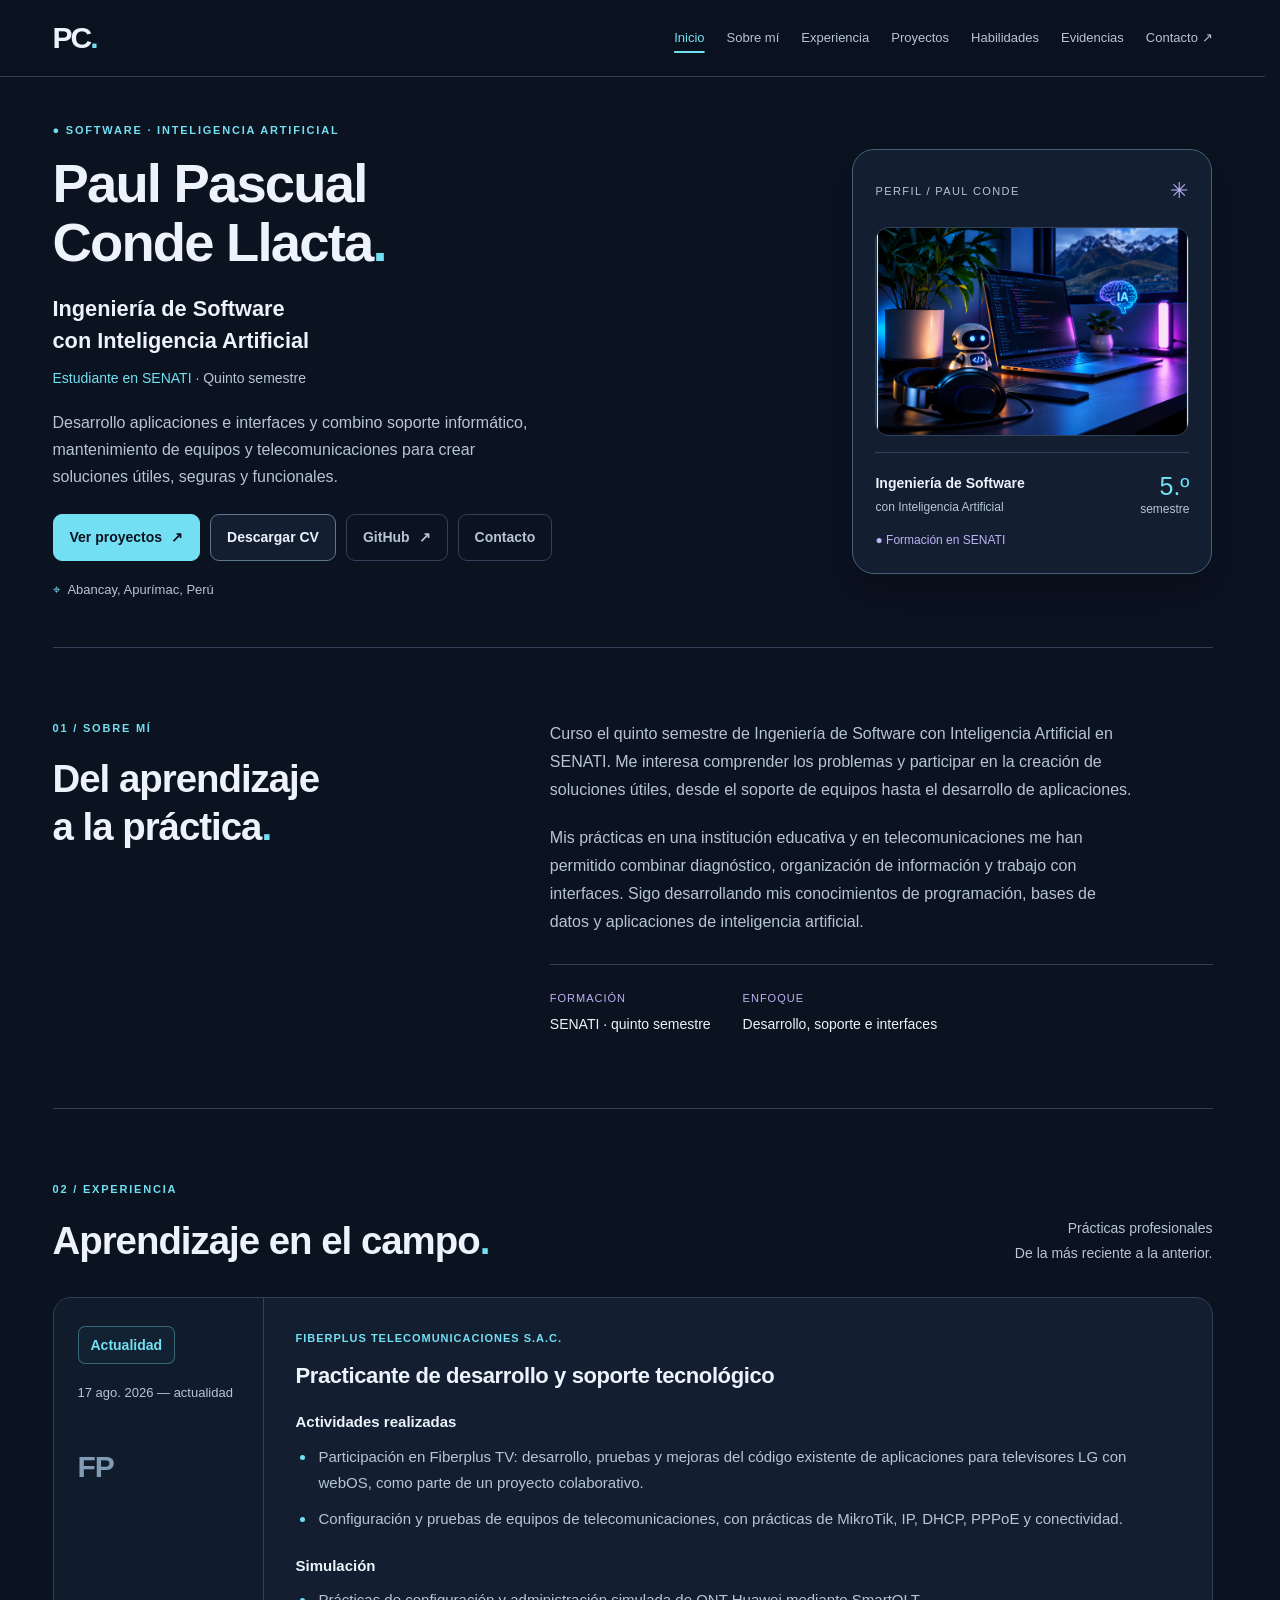
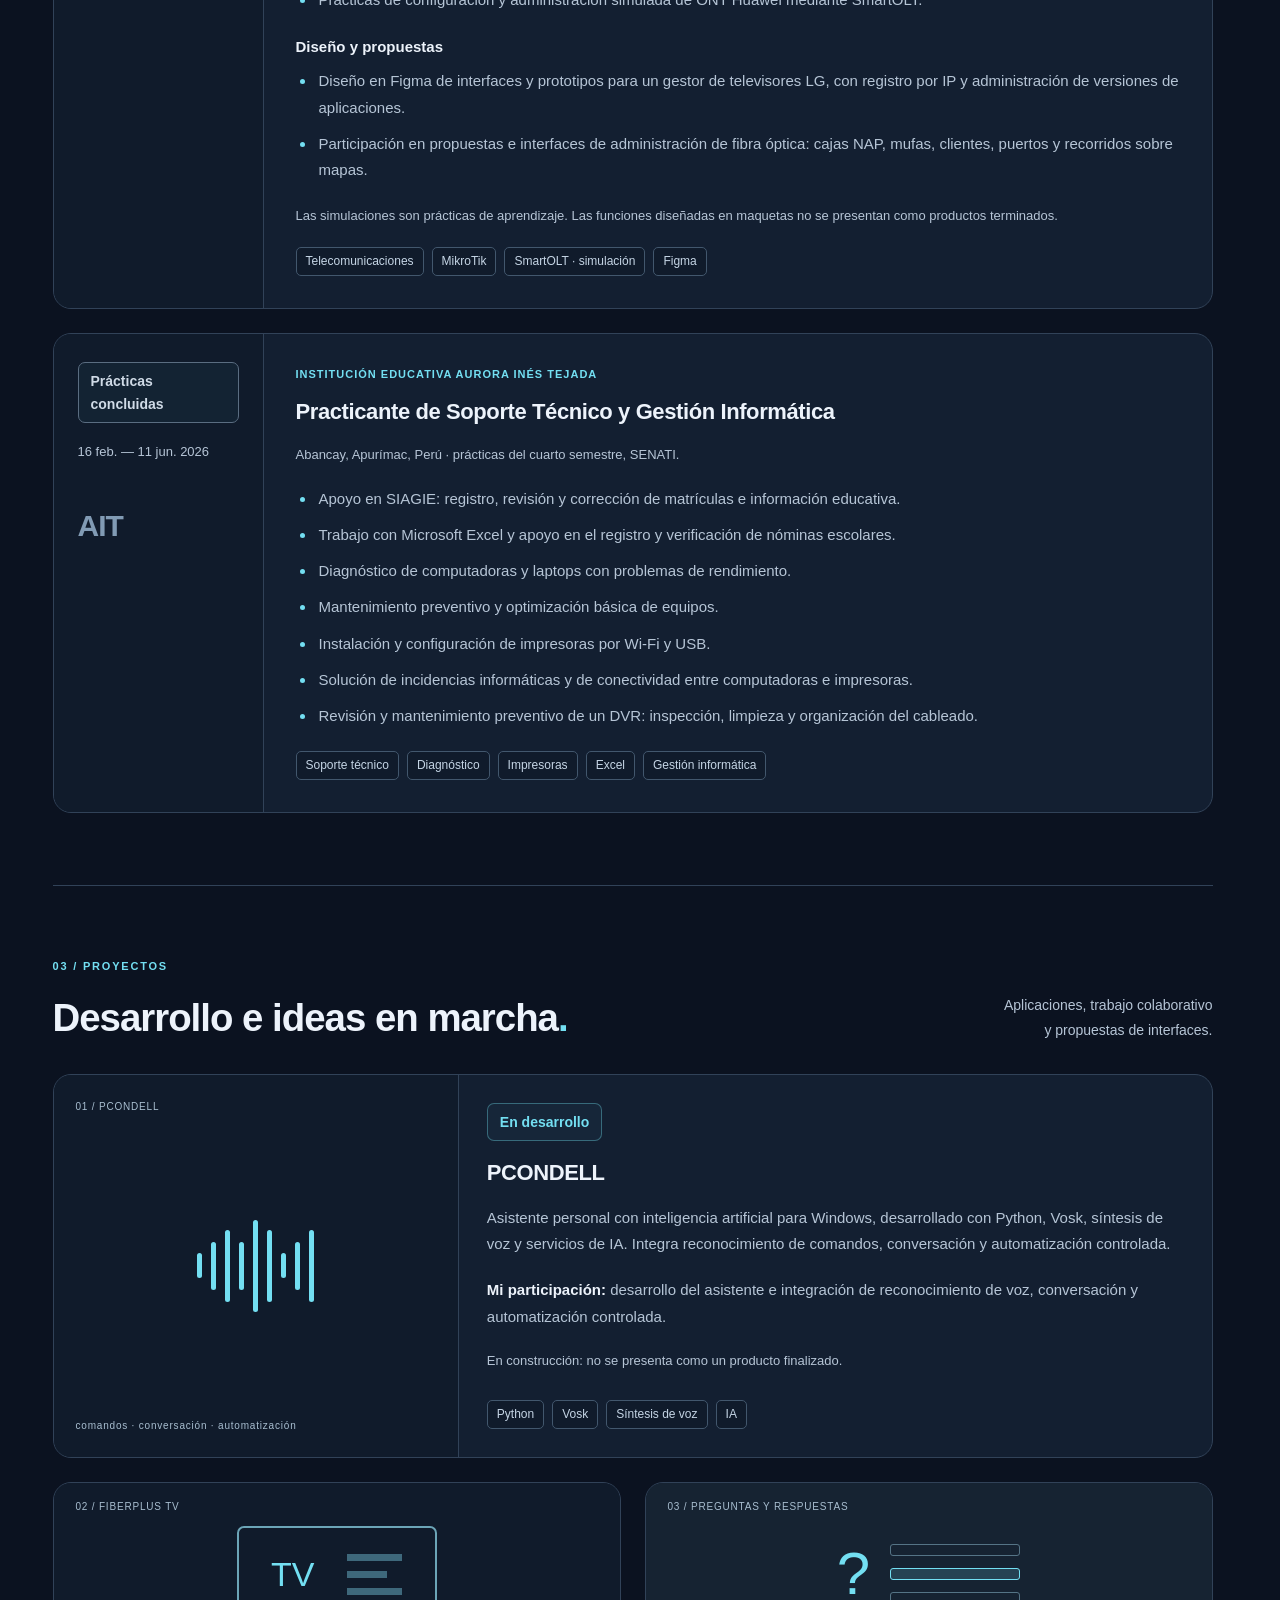
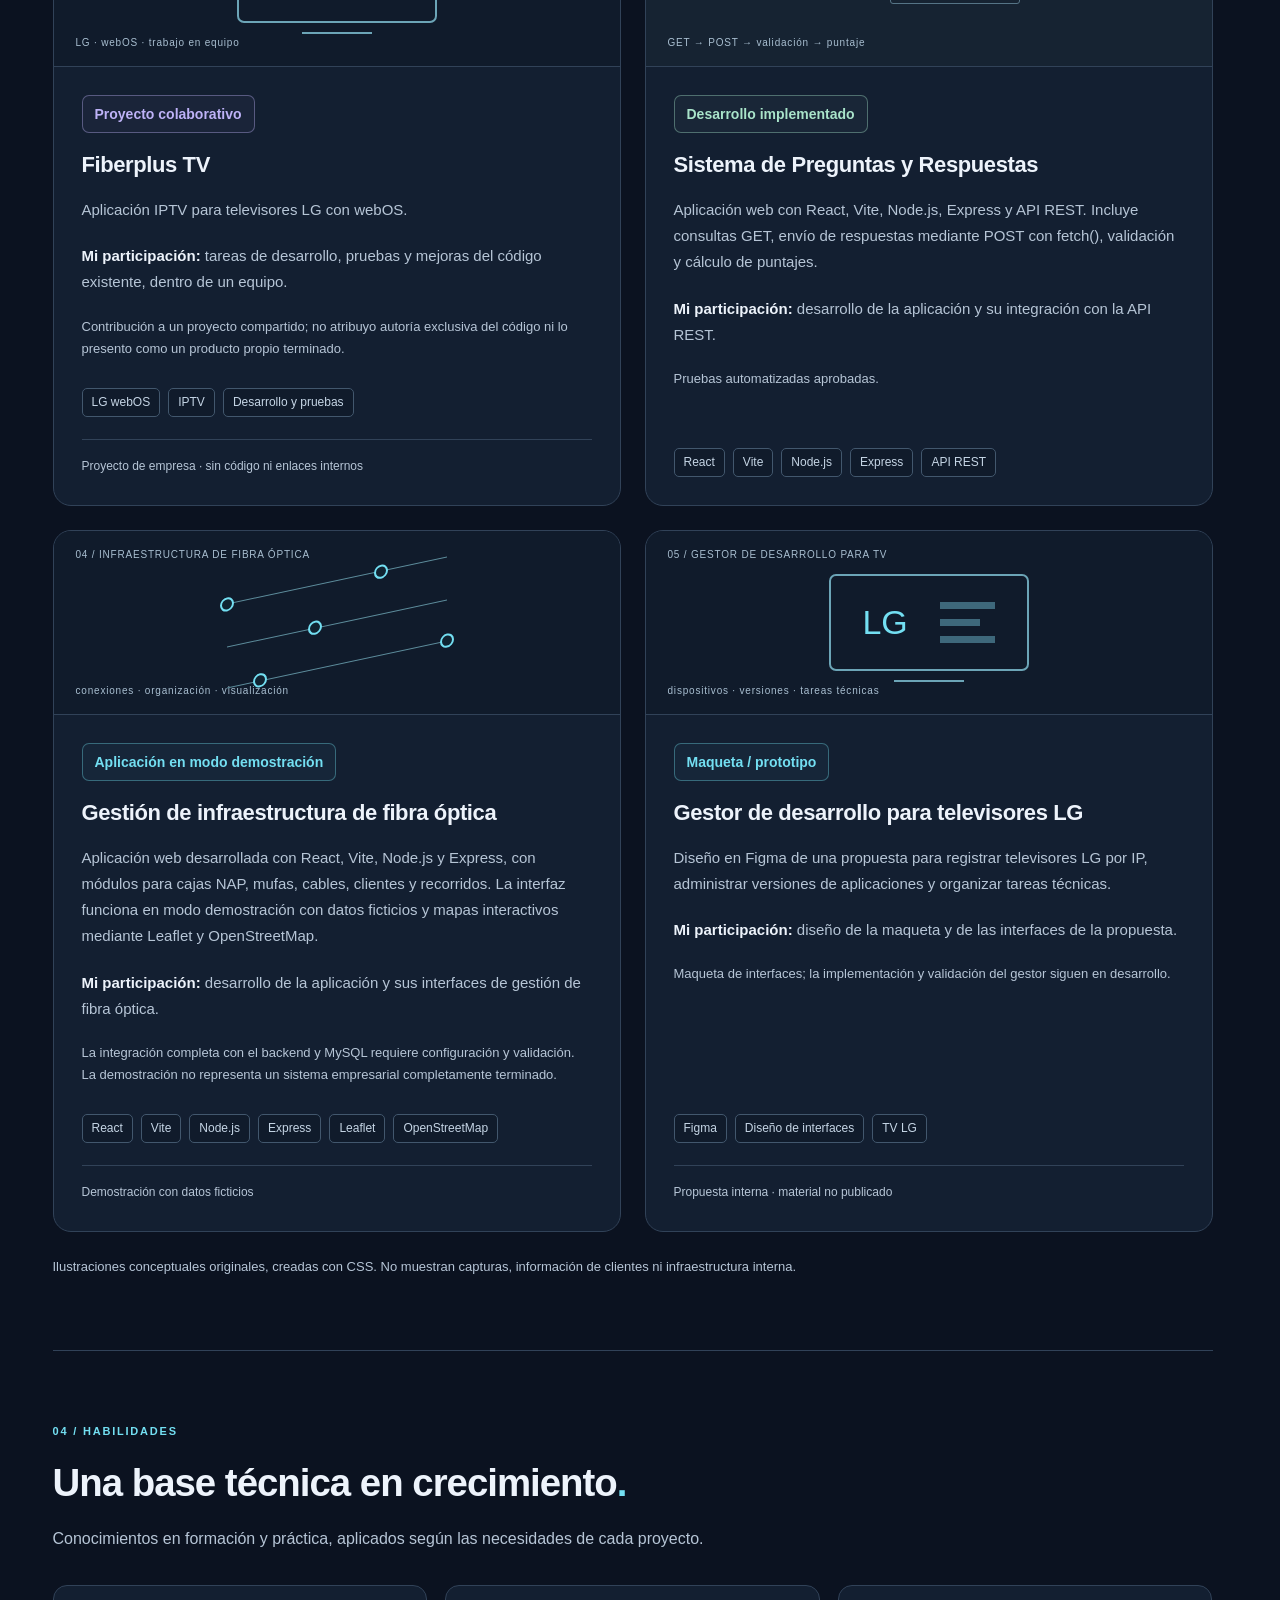
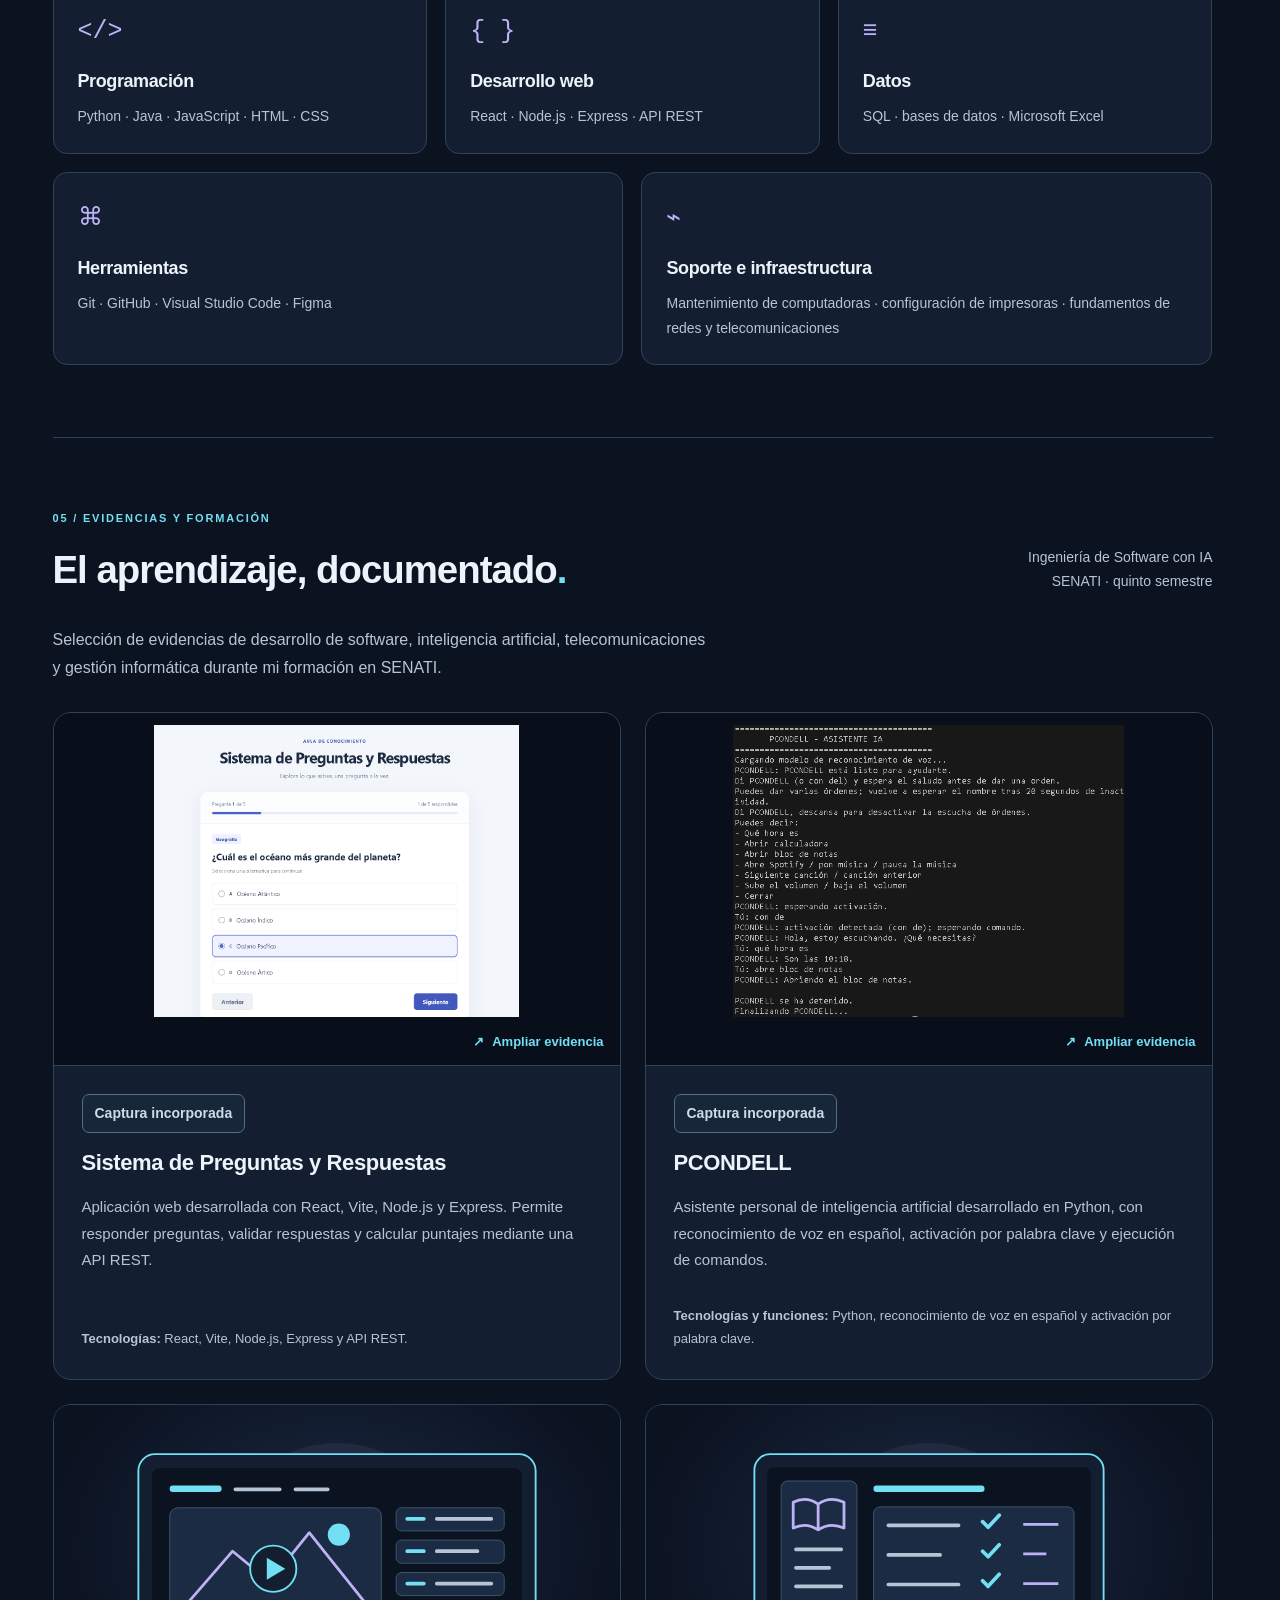
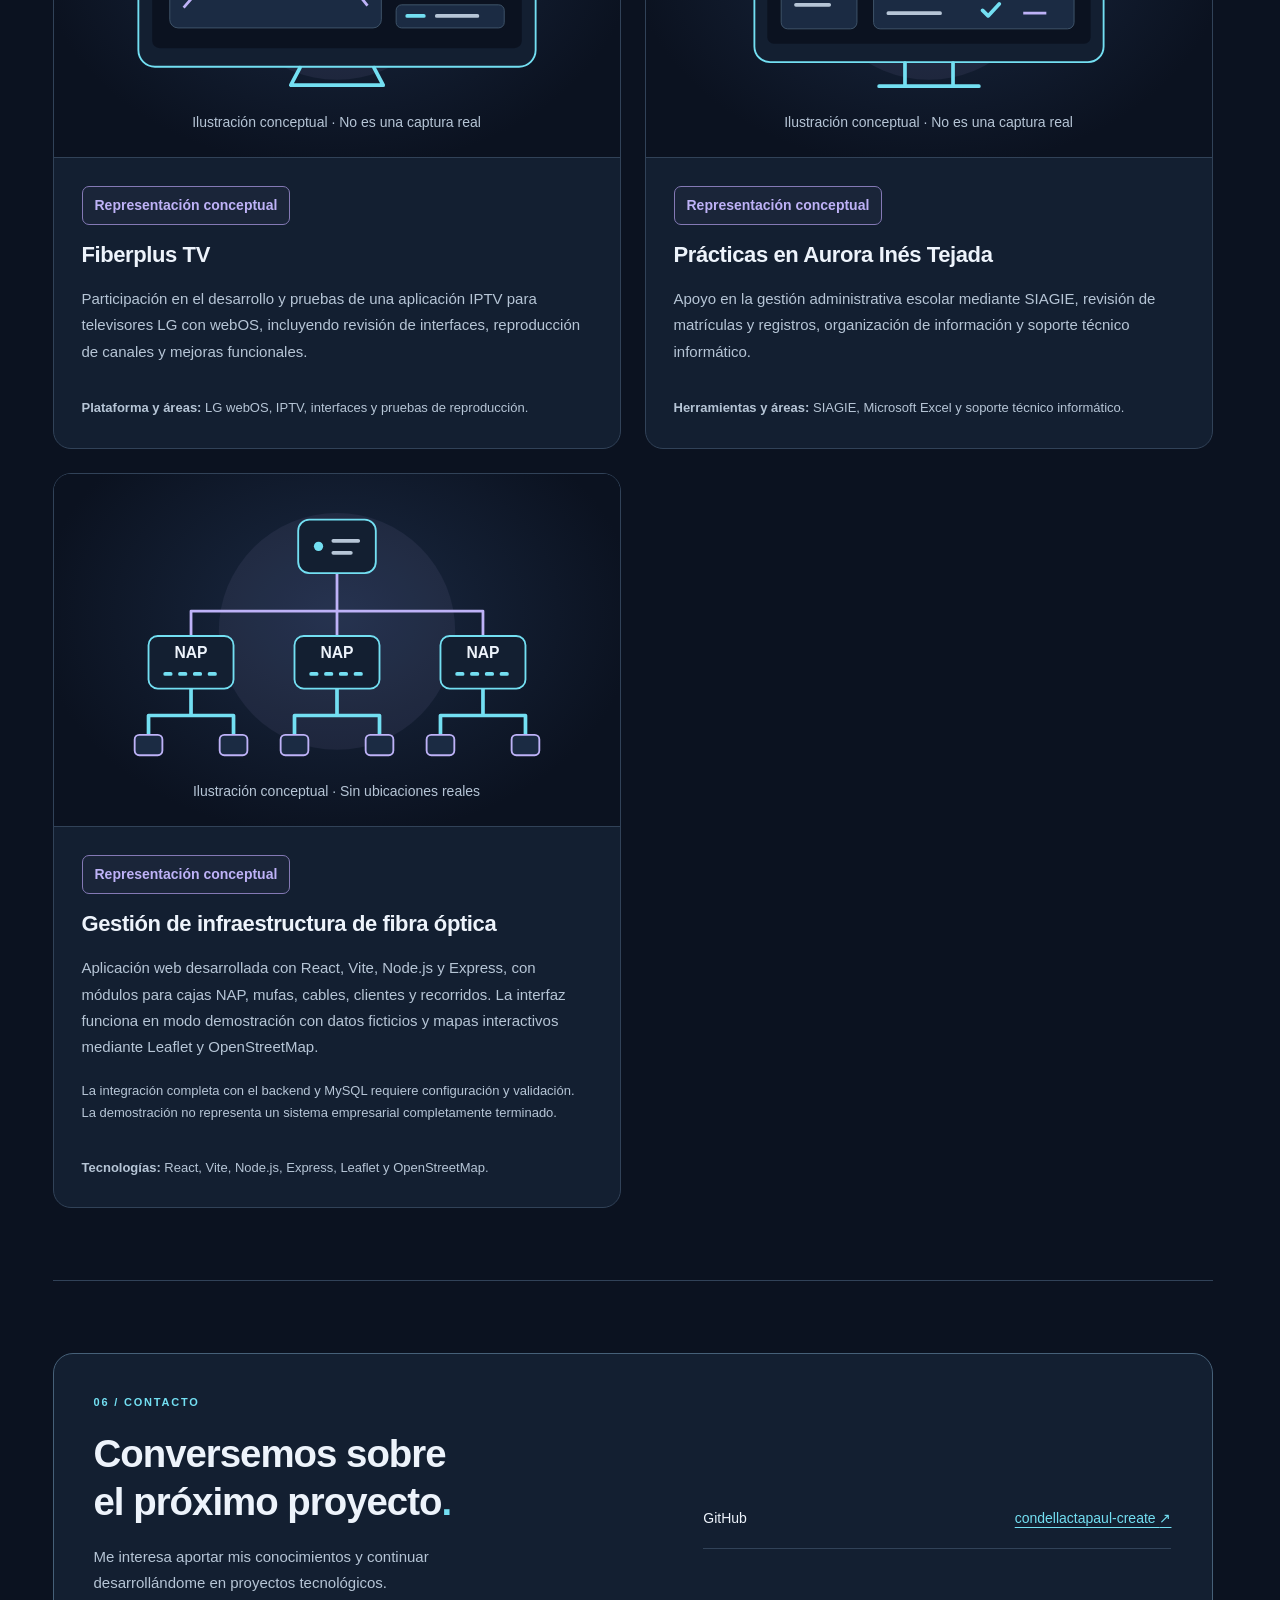
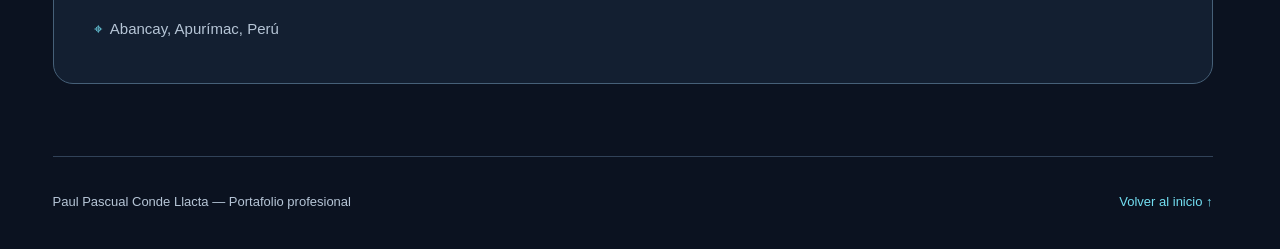
<file: index.html>
﻿<!doctype html>
<html lang="es">
<head>
  <meta charset="UTF-8">
  <meta name="viewport" content="width=device-width, initial-scale=1">
  <meta name="description" content="Paul Pascual Conde Llacta: estudiante de Ingeniería de Software con IA en SENATI. Desarrollo de software, soporte técnico, interfaces y telecomunicaciones.">
  <meta name="theme-color" content="#0b1220">
  <title>Paul Pascual Conde Llacta | Software y soporte técnico</title>
  <link rel="stylesheet" href="assets/css/style.css">
  <script src="assets/js/main.js" defer></script>
</head>
<body>
  <a class="skip" href="#contenido">Saltar al contenido</a>
  <header>
    <div class="container header-inner">
      <a class="brand" href="#inicio" aria-label="Paul Conde, inicio">PC<span>.</span></a>
      <button class="menu" hidden aria-expanded="false" aria-controls="navegacion">Menú <span aria-hidden="true">☰</span></button>
      <nav id="navegacion" aria-label="Navegación principal">
        <a href="#inicio" aria-current="location">Inicio</a>
        <a href="#sobre-mi">Sobre mí</a>
        <a href="#experiencia">Experiencia</a>
        <a href="#proyectos">Proyectos</a>
        <a href="#habilidades">Habilidades</a>
        <a href="#evidencias">Evidencias</a>
        <a href="#contacto">Contacto <span aria-hidden="true">↗</span></a>
      </nav>
    </div>
  </header>
  <main id="contenido" tabindex="-1">
    <!-- Ilustración tecnológica local, independiente del perfil real de GitHub. -->
    <section id="inicio" class="container hero" aria-labelledby="nombre">
      <div class="hero-copy">
        <p class="eyebrow"><span aria-hidden="true">●</span> SOFTWARE · INTELIGENCIA ARTIFICIAL</p>
        <h1 id="nombre"><span class="name-line">Paul Pascual</span><span class="name-line">Conde Llacta<span class="name-dot">.</span></span></h1>
        <p class="specialty">Ingeniería de Software<br>con Inteligencia Artificial</p>
        <p class="subtitle">Estudiante en SENATI <span>· Quinto semestre</span></p>
        <p class="intro">Desarrollo aplicaciones e interfaces y combino soporte informático, mantenimiento de equipos y telecomunicaciones para crear soluciones útiles, seguras y funcionales.</p>
        <div class="actions">
          <a class="button" href="#proyectos">Ver proyectos <span aria-hidden="true">↗</span></a>
          <a class="button secondary" href="assets/docs/CV_Paul_Pascual_Conde_Llacta_Publico.pdf" download>Descargar CV</a>
          <a class="button outline" href="https://github.com/condellactapaul-create" target="_blank" rel="noopener noreferrer">GitHub <span class="sr-only">(nueva pestaña)</span><span aria-hidden="true">↗</span></a>
          <a class="button outline" href="#contacto">Contacto</a>
        </div>
        <p class="location"><span aria-hidden="true">⌖</span> Abancay, Apurímac, Perú</p>
      </div>
      <aside class="profile" aria-label="Perfil académico">
        <div class="profile-top">PERFIL / PAUL CONDE <span aria-hidden="true">✳</span></div>
        <div class="portrait portrait-frame">
          <div class="photo-fallback" id="foto-marcador">
            <span class="monogram" aria-hidden="true">PC</span>
            <small>Imagen no disponible</small>
          </div>
          <img id="foto-perfil" class="profile-photo" src="assets/img/perfil-tecnologico.png" alt="Ilustración generada con IA: escritorio con una laptop de programación, un robot y un símbolo de inteligencia artificial en tonos cian y violeta" width="1536" height="1024" decoding="async" fetchpriority="high">
        </div>
        <div class="profile-bottom">
          <div><strong>Ingeniería de Software</strong><small>con Inteligencia Artificial</small></div>
          <span>5.º<small>semestre</small></span>
        </div>
        <p class="profile-caption"><span aria-hidden="true">●</span> Formación en SENATI</p>
      </aside>
    </section>

    <section id="sobre-mi" class="container section about" aria-labelledby="titulo-sobre-mi">
      <div><p class="eyebrow">01 / SOBRE MÍ</p><h2 id="titulo-sobre-mi">Del aprendizaje<br>a la práctica<span>.</span></h2></div>
      <div>
        <p>Curso el quinto semestre de Ingeniería de Software con Inteligencia Artificial en SENATI. Me interesa comprender los problemas y participar en la creación de soluciones útiles, desde el soporte de equipos hasta el desarrollo de aplicaciones.</p>
        <p>Mis prácticas en una institución educativa y en telecomunicaciones me han permitido combinar diagnóstico, organización de información y trabajo con interfaces. Sigo desarrollando mis conocimientos de programación, bases de datos y aplicaciones de inteligencia artificial.</p>
        <div class="facts"><div><small>FORMACIÓN</small>SENATI · quinto semestre</div><div><small>ENFOQUE</small>Desarrollo, soporte e interfaces</div></div>
      </div>
    </section>

    <section id="experiencia" class="container section" aria-labelledby="titulo-experiencia">
      <div class="heading"><div><p class="eyebrow">02 / EXPERIENCIA</p><h2 id="titulo-experiencia">Aprendizaje en el campo<span>.</span></h2></div><p>Prácticas profesionales<br>De la más reciente a la anterior.</p></div>
      <div class="experiences">
        <article class="experience">
          <div class="meta"><span class="badge">Actualidad</span><p><time datetime="2026-08-17">17 ago. 2026</time> — actualidad</p><b aria-hidden="true">FP</b></div>
          <div class="experience-body">
            <p class="eyebrow">FIBERPLUS TELECOMUNICACIONES S.A.C.</p>
            <h3>Practicante de desarrollo y soporte tecnológico</h3>
            <h4>Actividades realizadas</h4>
            <ul><li>Participación en Fiberplus TV: desarrollo, pruebas y mejoras del código existente de aplicaciones para televisores LG con webOS, como parte de un proyecto colaborativo.</li><li>Configuración y pruebas de equipos de telecomunicaciones, con prácticas de MikroTik, IP, DHCP, PPPoE y conectividad.</li></ul>
            <h4>Simulación</h4>
            <ul><li>Prácticas de configuración y administración simulada de ONT Huawei mediante SmartOLT.</li></ul>
            <h4>Diseño y propuestas</h4>
            <ul><li>Diseño en Figma de interfaces y prototipos para un gestor de televisores LG, con registro por IP y administración de versiones de aplicaciones.</li><li>Participación en propuestas e interfaces de administración de fibra óptica: cajas NAP, mufas, clientes, puertos y recorridos sobre mapas.</li></ul>
            <p class="note">Las simulaciones son prácticas de aprendizaje. Las funciones diseñadas en maquetas no se presentan como productos terminados.</p>
            <div class="tags"><span>Telecomunicaciones</span><span>MikroTik</span><span>SmartOLT · simulación</span><span>Figma</span></div>
          </div>
        </article>
        <article class="experience">
          <div class="meta"><span class="badge neutral">Prácticas concluidas</span><p><time datetime="2026-02-16">16 feb.</time> — <time datetime="2026-06-11">11 jun. 2026</time></p><b aria-hidden="true">AIT</b></div>
          <div class="experience-body">
            <p class="eyebrow">INSTITUCIÓN EDUCATIVA AURORA INÉS TEJADA</p>
            <h3>Practicante de Soporte Técnico y Gestión Informática</h3>
            <p class="note">Abancay, Apurímac, Perú · prácticas del cuarto semestre, SENATI.</p>
            <ul>
              <li>Apoyo en SIAGIE: registro, revisión y corrección de matrículas e información educativa.</li>
              <li>Trabajo con Microsoft Excel y apoyo en el registro y verificación de nóminas escolares.</li>
              <li>Diagnóstico de computadoras y laptops con problemas de rendimiento.</li>
              <li>Mantenimiento preventivo y optimización básica de equipos.</li>
              <li>Instalación y configuración de impresoras por Wi-Fi y USB.</li>
              <li>Solución de incidencias informáticas y de conectividad entre computadoras e impresoras.</li>
              <li>Revisión y mantenimiento preventivo de un DVR: inspección, limpieza y organización del cableado.</li>
            </ul>
            <div class="tags"><span>Soporte técnico</span><span>Diagnóstico</span><span>Impresoras</span><span>Excel</span><span>Gestión informática</span></div>
          </div>
        </article>
      </div>
    </section>

    <section id="proyectos" class="container section" aria-labelledby="titulo-proyectos">
      <div class="heading"><div><p class="eyebrow">03 / PROYECTOS</p><h2 id="titulo-proyectos">Desarrollo e ideas en marcha<span>.</span></h2></div><p>Aplicaciones, trabajo colaborativo<br>y propuestas de interfaces.</p></div>
      <div class="projects">
        <article class="project">
          <div class="visual" aria-hidden="true"><small>01 / PCONDELL</small><div class="wave"><i></i><i></i><i></i><i></i><i></i><i></i><i></i><i></i><i></i></div><small>comandos · conversación · automatización</small></div>
          <div class="project-body"><span class="badge">En desarrollo</span><h3>PCONDELL</h3><p>Asistente personal con inteligencia artificial para Windows, desarrollado con Python, Vosk, síntesis de voz y servicios de IA. Integra reconocimiento de comandos, conversación y automatización controlada.</p><p class="participation"><strong>Mi participación:</strong> desarrollo del asistente e integración de reconocimiento de voz, conversación y automatización controlada.</p><p class="note">En construcción: no se presenta como un producto finalizado.</p><div class="tags"><span>Python</span><span>Vosk</span><span>Síntesis de voz</span><span>IA</span></div></div>
        </article>
        <article class="project">
          <div class="visual tv-visual" aria-hidden="true"><small>02 / FIBERPLUS TV</small><div class="tv-art"><span>TV</span><div><i></i><i></i><i></i></div></div><small>LG · webOS · trabajo en equipo</small></div>
          <div class="project-body"><span class="badge collaborative">Proyecto colaborativo</span><h3>Fiberplus TV</h3><p>Aplicación IPTV para televisores LG con webOS.</p><p class="participation"><strong>Mi participación:</strong> tareas de desarrollo, pruebas y mejoras del código existente, dentro de un equipo.</p><p class="note">Contribución a un proyecto compartido; no atribuyo autoría exclusiva del código ni lo presento como un producto propio terminado.</p><div class="tags"><span>LG webOS</span><span>IPTV</span><span>Desarrollo y pruebas</span></div><p class="status">Proyecto de empresa · sin código ni enlaces internos</p></div>
        </article>
        <article class="project">
          <div class="visual quiz" aria-hidden="true"><small>03 / PREGUNTAS Y RESPUESTAS</small><div class="quiz-art"><span>?</span><div><i></i><i></i><i></i></div></div><small>GET → POST → validación → puntaje</small></div>
          <div class="project-body"><span class="badge implemented">Desarrollo implementado</span><h3>Sistema de Preguntas y Respuestas</h3><p>Aplicación web con React, Vite, Node.js, Express y API REST. Incluye consultas GET, envío de respuestas mediante POST con fetch(), validación y cálculo de puntajes.</p><p class="participation"><strong>Mi participación:</strong> desarrollo de la aplicación y su integración con la API REST.</p><p class="note">Pruebas automatizadas aprobadas.</p><div class="tags"><span>React</span><span>Vite</span><span>Node.js</span><span>Express</span><span>API REST</span></div></div>
        </article>
        <article class="project">
          <div class="visual" aria-hidden="true"><small>04 / INFRAESTRUCTURA DE FIBRA ÓPTICA</small><div class="network-art"><i></i><i></i><i></i><i></i><i></i></div><small>conexiones · organización · visualización</small></div>
          <div class="project-body"><span class="badge">Aplicación en modo demostración</span><h3>Gestión de infraestructura de fibra óptica</h3><p>Aplicación web desarrollada con React, Vite, Node.js y Express, con módulos para cajas NAP, mufas, cables, clientes y recorridos. La interfaz funciona en modo demostración con datos ficticios y mapas interactivos mediante Leaflet y OpenStreetMap.</p><p class="participation"><strong>Mi participación:</strong> desarrollo de la aplicación y sus interfaces de gestión de fibra óptica.</p><p class="note">La integración completa con el backend y MySQL requiere configuración y validación. La demostración no representa un sistema empresarial completamente terminado.</p><div class="tags"><span>React</span><span>Vite</span><span>Node.js</span><span>Express</span><span>Leaflet</span><span>OpenStreetMap</span></div><p class="status">Demostración con datos ficticios</p></div>
        </article>
        <article class="project">
          <div class="visual" aria-hidden="true"><small>05 / GESTOR DE DESARROLLO PARA TV</small><div class="tv-art"><span>LG</span><div><i></i><i></i><i></i></div></div><small>dispositivos · versiones · tareas técnicas</small></div>
          <div class="project-body"><span class="badge">Maqueta / prototipo</span><h3>Gestor de desarrollo para televisores LG</h3><p>Diseño en Figma de una propuesta para registrar televisores LG por IP, administrar versiones de aplicaciones y organizar tareas técnicas.</p><p class="participation"><strong>Mi participación:</strong> diseño de la maqueta y de las interfaces de la propuesta.</p><p class="note">Maqueta de interfaces; la implementación y validación del gestor siguen en desarrollo.</p><div class="tags"><span>Figma</span><span>Diseño de interfaces</span><span>TV LG</span></div><p class="status">Propuesta interna · material no publicado</p></div>
        </article>
      </div>
      <p class="note section-note">Ilustraciones conceptuales originales, creadas con CSS. No muestran capturas, información de clientes ni infraestructura interna.</p>
    </section>

    <section id="habilidades" class="container section" aria-labelledby="titulo-habilidades">
      <p class="eyebrow">04 / HABILIDADES</p><h2 id="titulo-habilidades">Una base técnica en crecimiento<span>.</span></h2>
      <p>Conocimientos en formación y práctica, aplicados según las necesidades de cada proyecto.</p>
      <div class="skills">
        <article><span aria-hidden="true">&lt;/&gt;</span><h3>Programación</h3><p>Python · Java · JavaScript · HTML · CSS</p></article>
        <article><span aria-hidden="true">{ }</span><h3>Desarrollo web</h3><p>React · Node.js · Express · API REST</p></article>
        <article><span aria-hidden="true">≡</span><h3>Datos</h3><p>SQL · bases de datos · Microsoft Excel</p></article>
        <article><span aria-hidden="true">⌘</span><h3>Herramientas</h3><p>Git · GitHub · Visual Studio Code · Figma</p></article>
        <article><span aria-hidden="true">⌁</span><h3>Soporte e infraestructura</h3><p>Mantenimiento de computadoras · configuración de impresoras · fundamentos de redes y telecomunicaciones</p></article>
      </div>
    </section>

    <!-- Dos capturas reales y tres ilustraciones conceptuales de proyectos y prácticas. -->
    <section id="evidencias" class="container section" aria-labelledby="titulo-evidencias">
      <div class="heading"><div><p class="eyebrow">05 / EVIDENCIAS Y FORMACIÓN</p><h2 id="titulo-evidencias">El aprendizaje, documentado<span>.</span></h2></div><p>Ingeniería de Software con IA<br>SENATI · quinto semestre</p></div>
      <p class="evidence-intro">Selección de evidencias de desarrollo de software, inteligencia artificial, telecomunicaciones y gestión informática durante mi formación en SENATI.</p>
      <div class="evidence-grid">
        <article class="evidence-card">
          <div class="evidence-media">
            <div class="evidence-placeholder" role="img" aria-label="Imagen no disponible del Sistema de Preguntas y Respuestas" hidden><span aria-hidden="true">01 / APLICACIÓN WEB</span><strong>Imagen no disponible</strong></div>
            <img class="evidence-image" src="assets/img/evidencias/sistema-preguntas-respuestas.png" alt="Interfaz del Sistema de Preguntas y Respuestas con una pregunta y alternativas de respuesta" width="1150" height="922" loading="lazy" decoding="async">
            <button class="evidence-expand" type="button" aria-haspopup="dialog" aria-controls="evidence-dialog" aria-label="Ampliar evidencia: Interfaz del Sistema de Preguntas y Respuestas con una pregunta y alternativas de respuesta" hidden><span aria-hidden="true">↗</span> Ampliar evidencia</button>
          </div>
          <div class="evidence-body"><span class="badge neutral" data-evidence-state>Evidencia académica</span><h3>Sistema de Preguntas y Respuestas</h3><p>Aplicación web desarrollada con React, Vite, Node.js y Express. Permite responder preguntas, validar respuestas y calcular puntajes mediante una API REST.</p><p class="evidence-tech"><strong>Tecnologías:</strong> React, Vite, Node.js, Express y API REST.</p></div>
        </article>
        <article class="evidence-card">
          <div class="evidence-media">
            <div class="evidence-placeholder" role="img" aria-label="Imagen no disponible de PCONDELL" hidden><span aria-hidden="true">02 / ASISTENTE IA</span><strong>Imagen no disponible</strong></div>
            <img class="evidence-image" src="assets/img/evidencias/pcondell-publico.png" alt="Terminal de PCONDELL con activación por voz y ejecución de comandos en español" width="634" height="474" loading="lazy" decoding="async">
          <button class="evidence-expand" type="button" aria-haspopup="dialog" aria-controls="evidence-dialog" aria-label="Ampliar evidencia: Terminal de PCONDELL con activación por voz y ejecución de comandos en español" hidden><span aria-hidden="true">↗</span> Ampliar evidencia</button>
          </div>
          <div class="evidence-body"><span class="badge neutral" data-evidence-state>Evidencia académica</span><h3>PCONDELL</h3><p>Asistente personal de inteligencia artificial desarrollado en Python, con reconocimiento de voz en español, activación por palabra clave y ejecución de comandos.</p><p class="evidence-tech"><strong>Tecnologías y funciones:</strong> Python, reconocimiento de voz en español y activación por palabra clave.</p></div>
        </article>
        <article class="evidence-card">
          <div class="evidence-media">
            <figure class="concept-art">
              <img src="assets/img/evidencias/concepto-tv.svg" alt="Ilustración conceptual: Televisor ilustrado con una pantalla y cuatro canales ficticios, sin logos ni contenido real." width="560" height="290" decoding="async">
              <figcaption>Ilustración conceptual · No es una captura real</figcaption>
            </figure>
          </div>
          <div class="evidence-body"><span class="badge conceptual" data-evidence-state>Representación conceptual</span><h3>Fiberplus TV</h3><p>Participación en el desarrollo y pruebas de una aplicación IPTV para televisores LG con webOS, incluyendo revisión de interfaces, reproducción de canales y mejoras funcionales.</p><p class="evidence-tech"><strong>Plataforma y áreas:</strong> LG webOS, IPTV, interfaces y pruebas de reproducción.</p></div>
        </article>
        <article class="evidence-card">
          <div class="evidence-media">
            <figure class="concept-art">
              <img src="assets/img/evidencias/concepto-educacion.svg" alt="Ilustración conceptual: Computadora ilustrada con un libro y registros abstractos de gestión educativa, sin datos de estudiantes." width="560" height="290" decoding="async">
              <figcaption>Ilustración conceptual · No es una captura real</figcaption>
            </figure>
          </div>
          <div class="evidence-body"><span class="badge conceptual" data-evidence-state>Representación conceptual</span><h3>Prácticas en Aurora Inés Tejada</h3><p>Apoyo en la gestión administrativa escolar mediante SIAGIE, revisión de matrículas y registros, organización de información y soporte técnico informático.</p><p class="evidence-tech"><strong>Herramientas y áreas:</strong> SIAGIE, Microsoft Excel y soporte técnico informático.</p></div>
        </article>
        <article class="evidence-card">
          <div class="evidence-media">
            <figure class="concept-art">
              <img src="assets/img/evidencias/concepto-fibra.svg" alt="Ilustración conceptual: Diagrama ilustrativo de tres cajas NAP, un nodo central y seis terminales, sin ubicaciones reales." width="560" height="290" decoding="async">
              <figcaption>Ilustración conceptual · Sin ubicaciones reales</figcaption>
            </figure>
          </div>
          <div class="evidence-body"><span class="badge conceptual" data-evidence-state>Representación conceptual</span><h3>Gestión de infraestructura de fibra óptica</h3><p>Aplicación web desarrollada con React, Vite, Node.js y Express, con módulos para cajas NAP, mufas, cables, clientes y recorridos. La interfaz funciona en modo demostración con datos ficticios y mapas interactivos mediante Leaflet y OpenStreetMap.</p><p class="note">La integración completa con el backend y MySQL requiere configuración y validación. La demostración no representa un sistema empresarial completamente terminado.</p><p class="evidence-tech"><strong>Tecnologías:</strong> React, Vite, Node.js, Express, Leaflet y OpenStreetMap.</p></div>
        </article>
      </div>
    </section>

    <section id="contacto" class="container section" aria-labelledby="titulo-contacto">
      <div class="contact">
        <div><p class="eyebrow">06 / CONTACTO</p><h2 id="titulo-contacto">Conversemos sobre<br>el próximo proyecto<span>.</span></h2><p>Me interesa aportar mis conocimientos y continuar desarrollándome en proyectos tecnológicos.</p><p class="location"><span aria-hidden="true">⌖</span> Abancay, Apurímac, Perú</p></div>
        <dl>
          <div><dt>GitHub</dt><dd><a href="https://github.com/condellactapaul-create" target="_blank" rel="noopener noreferrer">condellactapaul-create <span class="sr-only">(nueva pestaña)</span><span aria-hidden="true">↗</span></a></dd></div>
        </dl>
      </div>
    </section>
  </main>
  <dialog id="evidence-dialog" class="evidence-dialog" aria-labelledby="evidence-dialog-title" aria-describedby="evidence-dialog-description evidence-dialog-help">
    <div class="dialog-heading">
      <div><p class="eyebrow">EVIDENCIA ACADÉMICA</p><h2 id="evidence-dialog-title">Vista ampliada</h2></div>
      <button class="dialog-close" type="button" autofocus>Cerrar <span aria-hidden="true">×</span></button>
    </div>
    <p id="evidence-dialog-description"></p>
    <p id="evidence-dialog-help">Pulsa Escape o Cerrar para volver a la tarjeta.</p>
    <img class="dialog-image" alt="">
    <p class="dialog-error" role="status" hidden>No se pudo cargar la imagen. Cierra esta vista e inténtalo nuevamente.</p>
  </dialog>
  <footer class="container"><p>Paul Pascual Conde Llacta <span>— Portafolio profesional</span></p><a href="#inicio">Volver al inicio ↑</a></footer>
</body>
</html>
</file>
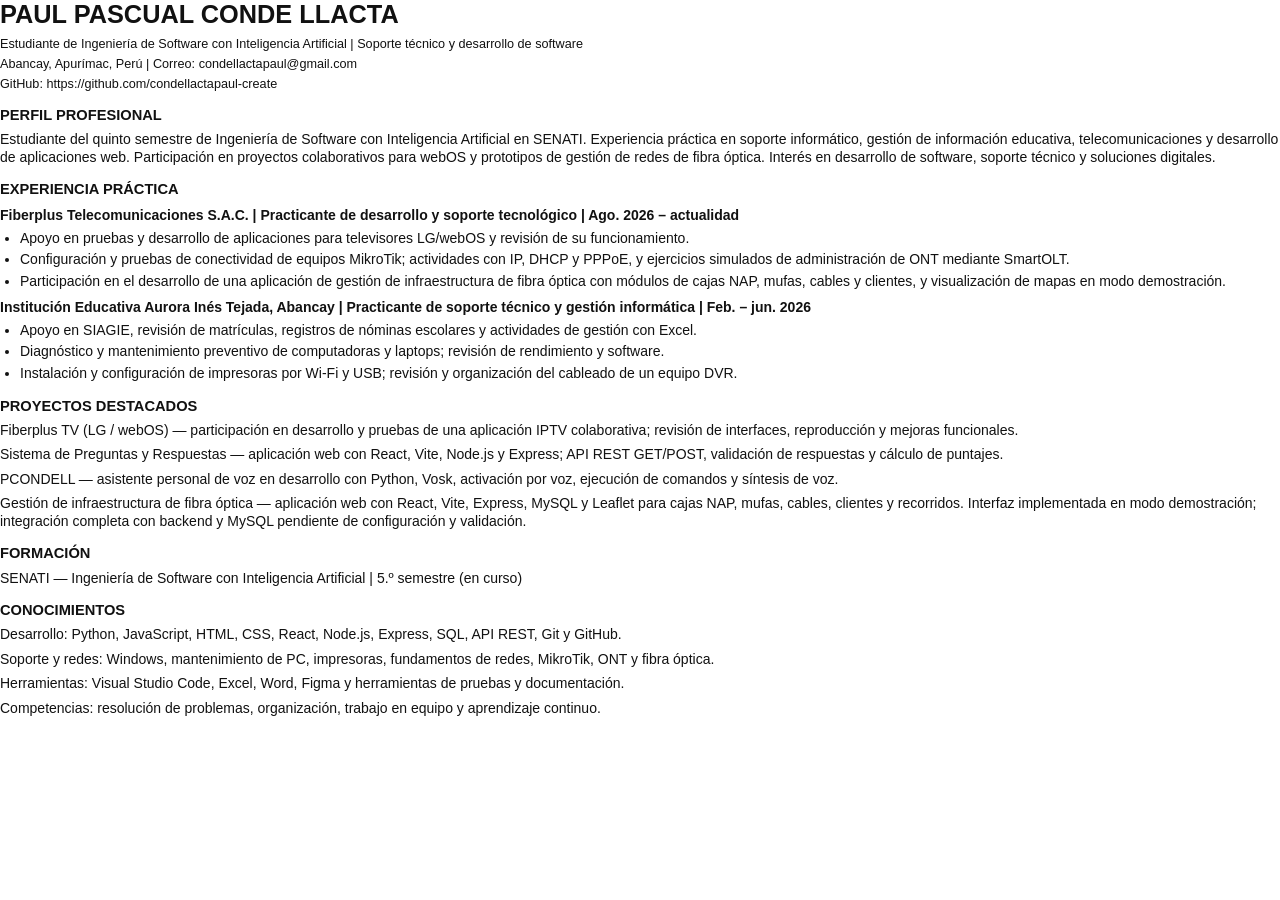
<file: assets/docs/CV_Paul_Pascual_Conde_Llacta_Publico.html>
<!doctype html>
<html lang="es">
<head>
<meta charset="utf-8">
<title>CV público — Paul Pascual Conde Llacta</title>
<style>
@page { size:A4; margin:13mm }
* { box-sizing:border-box }
body { margin:0; color:#111; font-family:Arial,sans-serif; font-size:10.5pt; line-height:1.27; font-variant-ligatures:none }
h1 { margin:0 0 5pt; font-size:19pt; line-height:1.15 }
h2 { margin:11pt 0 5pt; font-size:11pt; line-height:1.2; break-after:avoid }
h3 { margin:6pt 0 4pt; font-size:10.5pt; line-height:1.25; break-after:avoid }
p { margin:0 0 5pt }
header p { margin-bottom:3pt; font-size:9.5pt }
ul { margin:0 0 6pt; padding-left:15pt }
li { margin:0 0 3pt; break-inside:avoid }
a { color:inherit; text-decoration:none }
section { margin:0 }
</style>
</head>
<body>
<header>
<h1>PAUL PASCUAL CONDE LLACTA</h1>
<p>Estudiante de Ingeniería de Software con Inteligencia Artificial | Soporte técnico y desarrollo de software</p>
<p>Abancay, Apurímac, Perú | Correo: <a href="mailto:condellactapaul@gmail.com">condellactapaul@gmail.com</a></p>
<p>GitHub: <a href="https://github.com/condellactapaul-create">https://github.com/condellactapaul-create</a></p>
</header>
<main>
<section>
<h2>PERFIL PROFESIONAL</h2>
<p>Estudiante del quinto semestre de Ingeniería de Software con Inteligencia Artificial en SENATI. Experiencia práctica en soporte informático, gestión de información educativa, telecomunicaciones y desarrollo de aplicaciones web. Participación en proyectos colaborativos para webOS y prototipos de gestión de redes de fibra óptica. Interés en desarrollo de software, soporte técnico y soluciones digitales.</p>
</section>
<section>
<h2>EXPERIENCIA PRÁCTICA</h2>
<h3>Fiberplus Telecomunicaciones S.A.C. | Practicante de desarrollo y soporte tecnológico | Ago. 2026 – actualidad</h3>
<ul>
<li>Apoyo en pruebas y desarrollo de aplicaciones para televisores LG/webOS y revisión de su funcionamiento.</li>
<li>Configuración y pruebas de conectividad de equipos MikroTik; actividades con IP, DHCP y PPPoE, y ejercicios simulados de administración de ONT mediante SmartOLT.</li>
<li>Participación en el desarrollo de una aplicación de gestión de infraestructura de fibra óptica con módulos de cajas NAP, mufas, cables y clientes, y visualización de mapas en modo demostración.</li>
</ul>
<h3>Institución Educativa Aurora Inés Tejada, Abancay | Practicante de soporte técnico y gestión informática | Feb. – jun. 2026</h3>
<ul>
<li>Apoyo en SIAGIE, revisión de matrículas, registros de nóminas escolares y actividades de gestión con Excel.</li>
<li>Diagnóstico y mantenimiento preventivo de computadoras y laptops; revisión de rendimiento y software.</li>
<li>Instalación y configuración de impresoras por Wi-Fi y USB; revisión y organización del cableado de un equipo DVR.</li>
</ul>
</section>
<section>
<h2>PROYECTOS DESTACADOS</h2>
<p>Fiberplus TV (LG / webOS) — participación en desarrollo y pruebas de una aplicación IPTV colaborativa; revisión de interfaces, reproducción y mejoras funcionales.</p>
<p>Sistema de Preguntas y Respuestas — aplicación web con React, Vite, Node.js y Express; API REST GET/POST, validación de respuestas y cálculo de puntajes.</p>
<p>PCONDELL — asistente personal de voz en desarrollo con Python, Vosk, activación por voz, ejecución de comandos y síntesis de voz.</p>
<p>Gestión de infraestructura de fibra óptica — aplicación web con React, Vite, Express, MySQL y Leaflet para cajas NAP, mufas, cables, clientes y recorridos. Interfaz implementada en modo demostración; integración completa con backend y MySQL pendiente de configuración y validación.</p>
</section>
<section>
<h2>FORMACIÓN</h2>
<p>SENATI — Ingeniería de Software con Inteligencia Artificial | 5.º semestre (en curso)</p>
</section>
<section>
<h2>CONOCIMIENTOS</h2>
<p>Desarrollo: Python, JavaScript, HTML, CSS, React, Node.js, Express, SQL, API REST, Git y GitHub.</p>
<p>Soporte y redes: Windows, mantenimiento de PC, impresoras, fundamentos de redes, MikroTik, ONT y fibra óptica.</p>
<p>Herramientas: Visual Studio Code, Excel, Word, Figma y herramientas de pruebas y documentación.</p>
<p>Competencias: resolución de problemas, organización, trabajo en equipo y aprendizaje continuo.</p>
</section>
</main>
</body>
</html>
</file>
<file: assets/css/style.css>
@charset "UTF-8";
:root {
  color-scheme:dark;
  --bg:#0b1220;
  --panel:#131f31;
  --panel-soft:#101b2b;
  --text:#edf3fb;
  --muted:#b6c5d6;
  --cyan:#73dff2;
  --violet:#beb2f7;
  --border:#314258;
  --radius:18px;
}
* { box-sizing:border-box }
html { scroll-behavior:smooth; scroll-padding-top:100px; scrollbar-gutter:stable }
body { margin:0; background:var(--bg); color:var(--text); font-family:"Segoe UI",Arial,sans-serif; font-size:16px; line-height:1.75 }
button { font:inherit }
a { color:inherit; text-decoration:none }
button,a { -webkit-tap-highlight-color:transparent }
a:focus-visible,button:focus-visible,section:focus-visible,main:focus-visible { outline:3px solid var(--cyan); outline-offset:5px }
::selection { background:var(--cyan); color:var(--bg) }
[hidden],nav[hidden],.menu[hidden] { display:none!important }
.container { width:min(1160px,calc(100% - 64px)); margin-inline:auto }
p { margin:0 0 20px; color:var(--muted) }
h1,h2,h3,h4 { margin:0 0 18px; line-height:1.25; text-wrap:balance }
h1 { font-size:clamp(40px,4.25vw,58px); font-weight:750; letter-spacing:-1.8px; line-height:1.1 }
h2 { font-size:clamp(29px,3vw,40px); letter-spacing:-1px }
h3 { font-size:22px; letter-spacing:-.4px }
h4 { font-size:15px; margin-block:24px 12px; color:var(--text) }
h2 span,.brand span,.name-dot { color:var(--cyan) }
.name-line { display:block }
.eyebrow { margin-bottom:18px; color:var(--cyan); font-size:11px; font-weight:650; letter-spacing:1.8px; line-height:1.6 }
.sr-only { position:absolute; width:1px; height:1px; padding:0; margin:-1px; overflow:hidden; clip-path:inset(50%); white-space:nowrap; border:0 }
.skip { position:fixed; top:10px; left:16px; z-index:30; padding:12px 18px; border-radius:8px; background:var(--cyan); color:var(--bg); transform:translateY(-160%) }
.skip:focus { transform:none }
/* Cabecera compacta; el menú móvil desplaza el contenido en vez de taparlo. */
header { position:sticky; top:0; z-index:10; background:#0b1220fa; border-bottom:1px solid var(--border) }
.header-inner { min-height:76px; display:flex; align-items:center; justify-content:space-between; gap:24px }
.brand { font-size:30px; font-weight:800; letter-spacing:-2px }
nav { display:flex; align-items:center; gap:22px }
nav a { position:relative; white-space:nowrap; padding-block:12px; color:var(--muted); font-size:13px; transition:color .2s }
nav a:hover,nav a[aria-current] { color:var(--cyan) }
nav a[aria-current] { text-decoration:underline; text-decoration-thickness:2px; text-underline-offset:9px }
.menu { display:none; min-height:44px; padding:7px 14px; border:1px solid var(--border); border-radius:8px; background:var(--panel); color:var(--text); cursor:pointer }
/* Portada: altura natural, nombre acotado y perfil visible desde 961 px. */
.hero { display:grid; grid-template-columns:minmax(0,1.35fr) minmax(0,.85fr); align-items:center; gap:clamp(32px,5vw,72px); padding-block:clamp(36px,5vh,56px) }
.hero-copy { min-width:0; max-width:650px }
.hero .eyebrow { margin-bottom:14px }
.hero h1 { margin-bottom:20px }
.specialty { max-width:33ch; color:var(--text); font-size:clamp(18px,1.7vw,22px); font-weight:550; line-height:1.45; margin-bottom:10px }
.subtitle { color:var(--cyan); font-size:14px; margin-bottom:18px }
.subtitle span { color:var(--muted) }
.intro { max-width:56ch; font-size:16px; line-height:1.7; margin-bottom:0 }
.actions { display:flex; flex-wrap:wrap; align-items:stretch; gap:10px; margin-block:24px 18px }
.button { display:inline-flex; align-items:center; justify-content:center; gap:9px; min-height:46px; padding:10px 16px; border:1px solid var(--cyan); border-radius:9px; background:var(--cyan); color:var(--bg); font-size:14px; font-weight:650; transition:background-color .2s,border-color .2s,transform .2s,box-shadow .2s }
.button.secondary { border-color:#60788e; background:var(--panel); color:var(--text) }
.button.outline { border-color:var(--border); background:transparent; color:var(--muted) }
.button:hover { transform:translateY(-2px); box-shadow:0 6px 20px #0003 }
.button.secondary:hover,.button.outline:hover { border-color:var(--cyan); color:var(--text); background:#1a3043 }
.location { margin:0; font-size:13px }
.location span { color:var(--cyan); margin-right:5px }
.profile { width:100%; max-width:360px; justify-self:end; padding:22px; border:1px solid #466078; border-radius:22px; background:var(--panel); box-shadow:0 18px 40px #0003 }
.profile-top { display:flex; align-items:center; justify-content:space-between; color:var(--muted); font-size:11px; letter-spacing:1.4px }
.profile-top span { font-size:22px; color:var(--violet) }
.portrait-frame { position:relative; width:100%; aspect-ratio:3/2; margin-block:16px; overflow:hidden; border:1px solid var(--border); border-radius:14px; background:#1b3043 }
.photo-fallback { position:absolute; inset:0; display:flex; flex-direction:column; align-items:center; justify-content:center }
.monogram { font-size:80px; font-weight:300; line-height:1.4; color:var(--cyan) }
.portrait small { font-size:12px; color:var(--muted) }
.profile-photo { position:absolute; inset:0; display:block; width:100%; height:100%; object-fit:contain; object-position:center; color:transparent }
.profile-bottom { display:flex; justify-content:space-between; align-items:center; gap:12px; padding-block:16px 12px; border-top:1px solid var(--border) }
.profile-bottom strong { font-size:14px }
.profile-bottom small { display:block; color:var(--muted); font-size:12px }
.profile-bottom>span { flex-shrink:0; text-align:right; font-size:25px; line-height:1.3; color:var(--cyan) }
.profile-caption { margin:0; font-size:12px; color:var(--violet) }
/* Secciones con ritmo común y medidas de lectura controladas. */
.section { padding-block:72px; border-top:1px solid var(--border) }
.heading { display:flex; align-items:end; justify-content:space-between; gap:32px; margin-bottom:32px }
.heading h2 { margin-bottom:0 }
.heading>p { max-width:32ch; margin:0; text-align:right; font-size:14px }
.about { display:grid; grid-template-columns:minmax(0,.85fr) minmax(0,1.3fr); gap:64px }
.about>div,.experience-body,.project-body,.evidence-body { min-width:0; overflow-wrap:anywhere }
.about p { max-width:66ch }
.facts { display:flex; flex-wrap:wrap; gap:20px 32px; margin-top:28px; padding-top:24px; border-top:1px solid var(--border); font-size:14px }
.facts small { display:block; margin-bottom:4px; color:var(--violet); font-size:11px; letter-spacing:1px }
.experiences { display:grid; gap:24px }
.experience { display:grid; grid-template-columns:210px minmax(0,1fr); background:var(--panel); border:1px solid var(--border); border-radius:var(--radius); overflow:hidden }
.meta { padding:28px 24px; background:var(--panel-soft); border-right:1px solid var(--border) }
.meta p { font-size:13px; margin-top:18px }
.meta b { display:block; margin-top:36px; color:#819bb4; font-size:30px; letter-spacing:-1px }
.badge { display:inline-block; max-width:100%; padding:7px 12px; border:1px solid #73dff25c; border-radius:7px; background:#73dff20a; color:var(--cyan); font-size:14px; font-weight:600; line-height:1.6; white-space:normal; overflow-wrap:normal }
.badge.conceptual { color:var(--violet); border-color:#8479b5; background:#beb2f70a }
.badge.neutral { color:#d0dbe7; border-color:#5a6d81 }
.badge.collaborative { color:var(--violet); border-color:#beb2f761; background:#beb2f70a }
.badge.implemented { color:#a9e4ca; border-color:#a9e4ca61; background:#a9e4ca0a }
.experience-body { padding:32px }
.experience-body .eyebrow { letter-spacing:1px; font-size:11px; margin-bottom:14px }
.experience-body ul { padding-left:20px; margin:0 0 22px; color:var(--muted); font-size:15px }
li { padding-left:3px; margin-bottom:10px }
li::marker { color:var(--cyan) }
.note { font-size:13px; line-height:1.7 }
.tags { display:flex; flex-wrap:wrap; gap:8px; margin-top:20px }
.tags span { border:1px solid #42576d; background:var(--panel-soft); border-radius:5px; color:#c5d5e5; padding:3px 9px; font-size:12px }
.projects { display:grid; grid-template-columns:repeat(2,minmax(0,1fr)); gap:24px }
.project { display:flex; flex-direction:column; min-width:0; background:var(--panel); border:1px solid var(--border); border-radius:var(--radius); overflow:hidden }
.project,.evidence-card,.experience,.skills article { transition:border-color .2s,box-shadow .2s }
.project:hover,.evidence-card:hover,.evidence-card:focus-within { border-color:#63869f; box-shadow:0 12px 28px #0003 }
.visual { height:184px; flex-shrink:0; display:flex; flex-direction:column; justify-content:space-between; align-items:center; gap:12px; padding:16px 22px; background:var(--panel-soft); border-bottom:1px solid var(--border) }
.visual small { align-self:start; font-size:10px; letter-spacing:.8px; line-height:1.5; color:#a8bed0 }
.project-body { display:flex; flex-direction:column; align-items:flex-start; flex:1; padding:28px }
.project-body h3 { margin-top:18px }
.project-body>p { font-size:15px }
.project-body .note { font-size:13px }
.participation strong { color:var(--text); font-weight:600 }
.project-body .tags { margin-top:auto; padding-top:8px }
.project-body .status { width:100%; margin:22px 0 0; padding-top:16px; border-top:1px solid var(--border); font-size:12px }
.project:first-child { grid-column:1/-1; display:grid; grid-template-columns:minmax(0,.7fr) minmax(0,1.3fr) }
.project:first-child .visual { height:100%; min-height:240px; border-bottom:0; border-right:1px solid var(--border); padding-block:24px }
.section-note { margin:24px 0 0 }
.skills { display:grid; grid-template-columns:repeat(6,minmax(0,1fr)); gap:18px; margin-top:32px }
.skills article { grid-column:span 2; padding:24px; background:var(--panel); border:1px solid var(--border); border-radius:14px }
.skills article:nth-last-child(-n+2) { grid-column:span 3 }
.skills article>span { font-family:monospace; font-size:25px; color:var(--violet) }
.skills h3 { font-size:18px; margin-block:16px 12px }
.skills p { margin:0; font-size:14px }
/* Marcos idénticos; las imágenes completas conservan su proporción real. */
.evidence-intro { max-width:74ch }
.evidence-grid { display:grid; grid-template-columns:repeat(2,minmax(0,1fr)); gap:24px; margin-top:30px }
.evidence-card { display:flex; flex-direction:column; min-width:0; border:1px solid var(--border); border-radius:var(--radius); overflow:hidden; background:var(--panel) }
.evidence-media { position:relative; display:grid; aspect-ratio:16/10; background:#080f1b; border-bottom:1px solid var(--border) }
.evidence-media>.evidence-placeholder,.evidence-image { grid-area:1/1; width:100%; height:100%; min-width:0; min-height:0 }
.evidence-image { position:absolute; inset:0; display:block; object-fit:contain; padding:12px 12px 48px }
.evidence-placeholder { display:flex; flex-direction:column; align-items:center; justify-content:center; gap:12px; padding:24px; text-align:center }
.evidence-placeholder span { color:var(--cyan); font-size:11px; letter-spacing:1px }
.evidence-placeholder strong { color:var(--muted); font-size:14px; font-weight:400 }
/* Dibujos propios: la leyenda forma parte del marco, separada de la descripción. */
.concept-art { position:absolute; inset:0; display:flex; flex-direction:column; gap:8px; margin:0; padding:clamp(12px,2vw,24px); background:radial-gradient(ellipse at 50% 40%,#1a2942 0%,#0b1220 75%) }
.concept-art img { display:block; width:100%; flex:1; min-height:0; object-fit:contain }
.concept-art figcaption { flex-shrink:0; text-align:center; color:var(--muted); font-size:14px; line-height:1.5; text-wrap:balance }
.evidence-expand { position:absolute; inset:0; display:flex; align-items:flex-end; justify-content:flex-end; gap:8px; width:100%; padding:12px 16px; border:0; background:transparent; color:var(--cyan); font-size:13px; font-weight:600; cursor:zoom-in; transition:background-color .2s }
.evidence-expand:hover { background:#73dff208 }
.evidence-expand:focus-visible { outline:3px solid var(--cyan); outline-offset:-5px }
.evidence-body { display:flex; flex:1; flex-direction:column; align-items:flex-start; padding:28px }
.evidence-body h3 { margin-top:16px }
.evidence-body p { font-size:15px }
.evidence-body .note { font-size:13px }
.evidence-body .evidence-tech { margin-block:auto 0; padding-top:12px; font-size:13px }
.contact { display:grid; grid-template-columns:minmax(0,1.2fr) minmax(0,1fr); align-items:center; gap:48px; padding:40px; border:1px solid #466078; border-radius:20px; background:var(--panel) }
.contact h2 { max-width:18ch }
.contact p:not(.eyebrow) { max-width:45ch; font-size:15px }
dl { min-width:0; margin:0 }
dl div { display:flex; flex-wrap:wrap; justify-content:space-between; gap:8px 16px; padding-block:18px; border-bottom:1px solid var(--border); font-size:14px }
dd { min-width:0; margin:0; color:var(--muted); overflow-wrap:anywhere }
.contact a { color:var(--cyan); text-decoration:underline; text-underline-offset:4px }
footer { display:flex; justify-content:space-between; align-items:center; gap:24px; padding-block:24px; border-top:1px solid var(--border); font-size:13px }
footer p { margin:0 }
footer a { display:inline-flex; align-items:center; min-height:44px; color:var(--cyan) }
/* Dialog modal nativo: foco contenido, fondo inmóvil y cierre siempre accesible. */
.evidence-dialog { width:min(1200px,calc(100% - 40px)); max-height:calc(100dvh - 40px); padding:0; border:1px solid #63869f; border-radius:var(--radius); background:var(--bg); color:var(--text); box-shadow:0 24px 80px #0008; overflow:auto }
.evidence-dialog::backdrop { background:#030816e8 }
.dialog-heading { position:sticky; top:0; z-index:1; display:flex; align-items:flex-start; justify-content:space-between; gap:24px; padding:24px 24px 12px; background:var(--bg); border-bottom:1px solid var(--border) }
.dialog-heading .eyebrow { margin-bottom:6px }
.dialog-heading h2 { font-size:clamp(20px,2.5vw,28px); margin-bottom:8px }
.dialog-close { flex-shrink:0; min-height:44px; padding:8px 14px; border:1px solid #63869f; border-radius:8px; background:var(--panel); color:var(--text); cursor:pointer }
.dialog-close:hover { border-color:var(--cyan) }
#evidence-dialog-description { margin:20px 24px 12px; font-size:14px }
#evidence-dialog-help { margin:0 24px 16px; font-size:13px }
.dialog-image { display:block; width:calc(100% - 32px); height:auto; max-height:70dvh; margin:0 16px 20px; object-fit:contain; background:#060e18; border-radius:8px }
.dialog-error { margin:24px }
body.evidence-open { overflow:hidden }
@media(max-width:1050px) {
  nav { gap:16px }
  .hero { gap:32px }
  .profile { max-width:300px }
  .button { padding-inline:13px }
  .actions { max-width:360px }
  .skills { grid-template-columns:repeat(2,minmax(0,1fr)) }
  .skills article,.skills article:nth-last-child(-n+2) { grid-column:auto }
  .skills article:last-child { grid-column:1/-1 }
}
@media(max-width:960px) {
  html { scroll-padding-top:24px }
  header { position:static }
  .container { width:calc(100% - 40px) }
  .header-inner { min-height:72px; flex-wrap:wrap; gap:0; padding-block:12px }
  .menu:not([hidden]) { display:block }
  nav { width:100%; flex-wrap:wrap; gap:6px 24px; padding-block:12px }
  nav a { display:flex; align-items:center; min-height:44px; padding-block:8px; font-size:14px }
  .hero { gap:28px; grid-template-columns:minmax(0,1.2fr) minmax(0,.8fr) }
  .profile { padding:18px }
  .profile-bottom { flex-wrap:wrap }
  .about { gap:32px }
  .experience { grid-template-columns:175px minmax(0,1fr) }
  .experience-body { padding:26px }
  .meta { padding:24px 18px }
  .projects { grid-template-columns:1fr }
  .project:first-child { display:flex }
  .project:first-child .visual { height:184px; min-height:0; border-right:0; border-bottom:1px solid var(--border); padding-block:16px }
  .heading { align-items:start }
  .contact { gap:28px; padding:28px }
}
@media(max-width:720px) {
  .hero { grid-template-columns:minmax(0,1fr); gap:32px; padding-block:32px 44px }
  .hero-copy { max-width:560px }
  .profile { justify-self:center; max-width:300px; padding:22px }
  .profile-bottom { flex-wrap:nowrap }
  .actions { max-width:none }
  .section { padding-block:48px }
  .about,.experience,.contact { grid-template-columns:minmax(0,1fr) }
  .about { gap:16px }
  .heading { display:block }
  .heading>p { text-align:left; margin-top:16px }
  .meta { border-right:0; border-bottom:1px solid var(--border); padding:22px 24px }
  .meta p { margin-bottom:0 }
  .meta b { display:none }
  .evidence-grid { grid-template-columns:minmax(0,1fr) }
  footer { flex-direction:column; align-items:flex-start; gap:10px }
}
@media(max-width:400px) {
  h1 { font-size:38px; letter-spacing:-1.3px }
  .hero .eyebrow { font-size:10px; letter-spacing:1.2px }
  .specialty { font-size:18px }
  .actions { display:grid; grid-template-columns:repeat(2,minmax(0,1fr)); width:100% }
  .button { padding-inline:8px; font-size:13px }
  .experience-body,.project-body,.evidence-body { padding:22px }
  .skills { grid-template-columns:minmax(0,1fr) }
  .skills article:last-child { grid-column:auto }
  .contact { padding:24px }
  .evidence-dialog { width:calc(100% - 20px); max-height:calc(100dvh - 20px) }
  .dialog-heading { gap:12px; padding:16px 16px 8px }
  .dialog-heading h2 { font-size:19px }
  .dialog-close { padding-inline:10px }
  #evidence-dialog-description { margin-inline:16px }
  #evidence-dialog-help { margin-inline:16px }
}
@media(prefers-reduced-motion:reduce) {
  html { scroll-behavior:auto }
  *,*::before,*::after { animation:none!important; transition:none!important }
}

/* Ilustraciones CSS originales de los proyectos. */
.wave {
  height:100px;
  display:flex;
  align-items:center;
  gap:9px
}
.wave i {
  width:5px;
  height:25px;
  border-radius:5px;
  background:var(--cyan)
}
.wave i:nth-child(2n) {
  height:48px
}
.wave i:nth-child(3n) {
  height:72px
}
.wave i:nth-child(5) {
  height:92px
}
.quiz {
  background-color:#162332
}
.quiz-art {
  display:flex;
  align-items:center;
  gap:20px
}
.quiz-art>span {
  font-size:60px;
  color:var(--cyan);
  line-height:1
}
.quiz-art i {
  display:block;
  width:130px;
  height:12px;
  border:1px solid #557486;
  margin:12px 0;
  border-radius:3px
}
.quiz-art i:nth-child(2) {
  border-color:var(--cyan);
  background:#75dcf42b
}
.tv-art {
  width:200px;
  height:105px;
  border:2px solid #6ca5b7;
  border-radius:7px;
  display:flex;
  align-items:center;
  justify-content:space-evenly;
  position:relative
}
.tv-art:after {
  content:"";
  position:absolute;
  bottom:-13px;
  width:70px;
  height:2px;
  background:#6ca5b7
}
.tv-art>span {
  font-size:34px;
  color:var(--cyan)
}
.tv-art i {
  display:block;
  width:55px;
  height:7px;
  background:#3e687b;
  margin:10px 0
}
.tv-art i:nth-child(2) {
  width:40px
}
.network-art {
  width:220px;
  height:85px;
  position:relative;
  border-top:1px solid #5d8d9c;
  border-bottom:1px solid #5d8d9c;
  transform:skewY(-12deg)
}
.network-art:before {
  content:"";
  position:absolute;
  width:100%;
  height:1px;
  background:#5d8d9c;
  top:50%
}
.network-art i {
  position:absolute;
  width:14px;
  height:14px;
  border:2px solid var(--cyan);
  background:#102331;
  transform:translate(-50%,-50%);
  border-radius:50%;
  top:0;
  left:0
}
.network-art i:nth-child(2) {
  left:70%
}
.network-art i:nth-child(3) {
  left:40%;
  top:50%
}
.network-art i:nth-child(4) {
  left:15%;
  top:100%
}
.network-art i:nth-child(5) {
  left:100%;
  top:100%
}
</file>
